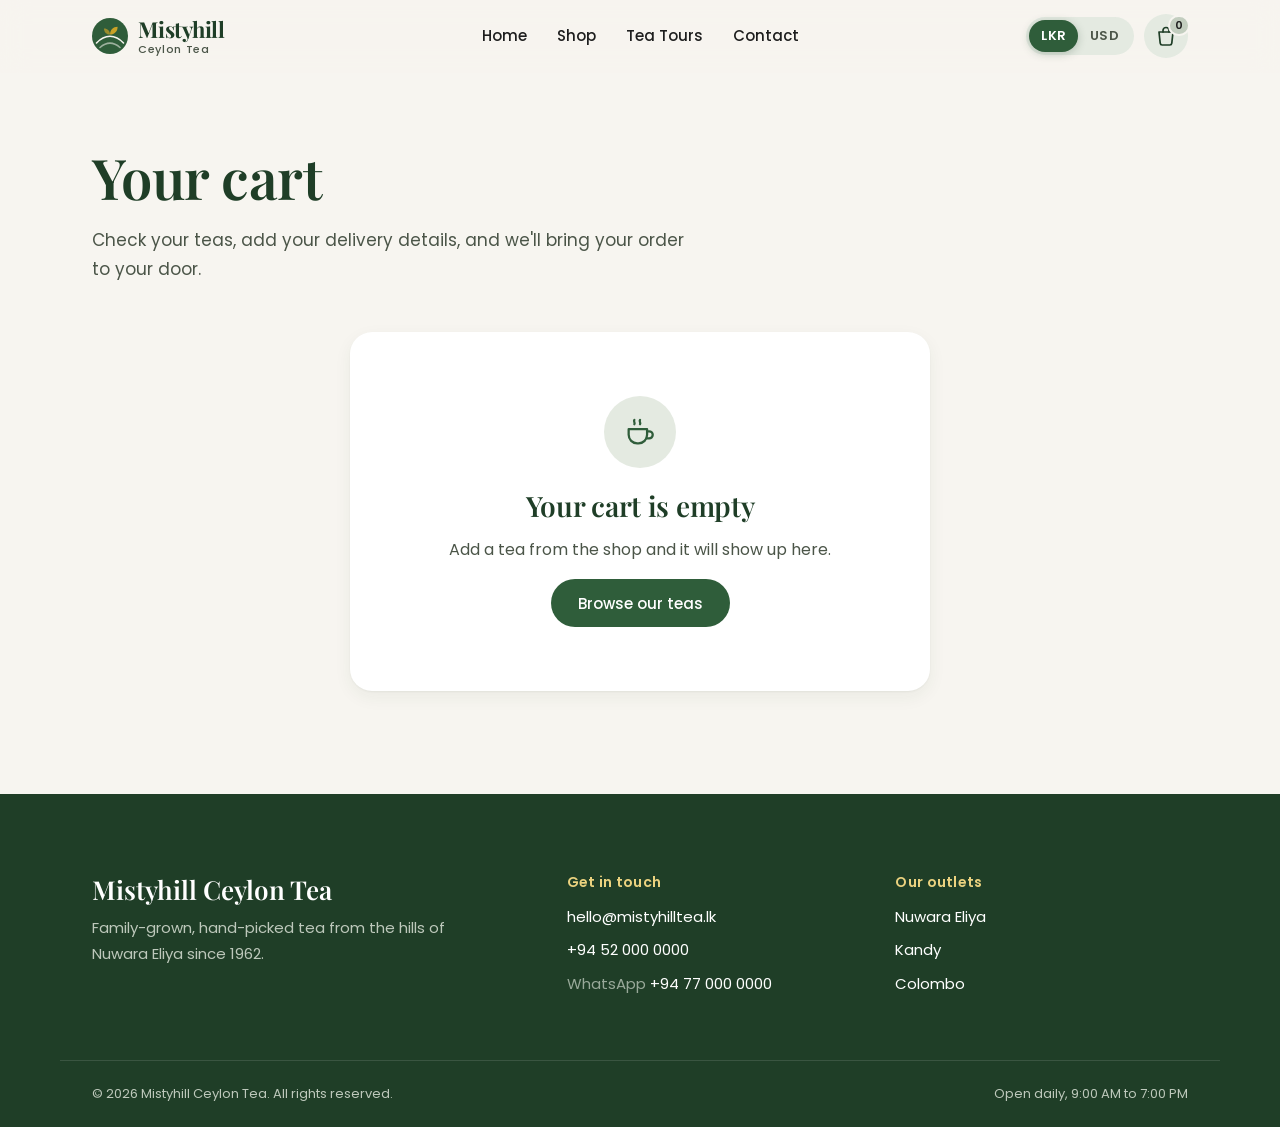
<file: cart.html>
<!DOCTYPE html>
<html lang="en">
<head>
  <meta charset="UTF-8">
  <meta name="viewport" content="width=device-width, initial-scale=1">
  <title>Your cart | Mistyhill Ceylon Tea</title>
  <meta name="description" content="Review your Mistyhill Ceylon Tea order and check out.">
  <meta name="theme-color" content="#2F5D3A">
  <link rel="preconnect" href="https://fonts.googleapis.com">
  <link rel="preconnect" href="https://fonts.gstatic.com" crossorigin>
  <link href="https://fonts.googleapis.com/css2?family=Playfair+Display:ital,wght@0,500;0,600;0,700;1,500&family=Poppins:wght@400;500;600&display=swap" rel="stylesheet">
  <link rel="stylesheet" href="css/styles.css">
  <script src="js/script.js" defer></script>
</head>
<body>
  <a class="skip-link" href="#main">Skip to content</a>

  <header class="site-header">
    <div class="container header-inner">
      <a class="logo" href="index.html" aria-label="Mistyhill Ceylon Tea, home">
        <svg class="logo-mark" viewBox="0 0 36 36" aria-hidden="true">
          <circle cx="18" cy="18" r="18" fill="#2F5D3A"/>
          <path d="M4.5 25c4.2-4.6 8.4-6.8 13.5-6.8S27.3 20.4 31.5 25" fill="none" stroke="#F7F5F0" stroke-width="1.6" stroke-linecap="round"/>
          <path d="M8 29.5c3.4-3 6.6-4.4 10-4.4s6.6 1.4 10 4.4" fill="none" stroke="#F7F5F0" stroke-width="1.6" stroke-linecap="round" opacity=".55"/>
          <path d="M18 16.5c0-4.6 3-7.8 7.6-7.8 0 4.6-3 7.8-7.6 7.8Z" fill="#C9A227"/>
          <path d="M18 16.5c0-3.6-2.4-6.1-6-6.1 0 3.6 2.4 6.1 6 6.1Z" fill="#C9A227" opacity=".7"/>
        </svg>
        <span class="logo-text">
          <span class="logo-name">Mistyhill</span>
          <span class="logo-sub">Ceylon Tea</span>
        </span>
      </a>

      <nav class="main-nav" id="main-nav" aria-label="Main">
        <ul>
          <li><a href="index.html">Home</a></li>
          <li><a href="shop.html">Shop</a></li>
          <li><a href="tours.html">Tea Tours</a></li>
          <li><a href="contact.html">Contact</a></li>
        </ul>
      </nav>

      <div class="header-actions">
        <div class="currency-toggle" role="group" aria-label="Currency">
          <button type="button" data-currency="LKR" aria-pressed="true">LKR</button>
          <button type="button" data-currency="USD" aria-pressed="false">USD</button>
        </div>
        <a class="cart-link" href="cart.html" data-cart-link aria-current="page" aria-label="Cart, 0 items">
          <svg viewBox="0 0 24 24" fill="none" stroke="currentColor" stroke-width="1.7" stroke-linecap="round" stroke-linejoin="round" aria-hidden="true"><path d="M5 8h14l-1.2 11.2a2 2 0 0 1-2 1.8H8.2a2 2 0 0 1-2-1.8L5 8Z"/><path d="M9 8V6.5a3 3 0 0 1 6 0V8"/></svg>
          <span class="cart-count is-empty" data-cart-count aria-hidden="true">0</span>
        </a>
        <button class="nav-toggle" type="button" aria-controls="main-nav" aria-expanded="false" aria-label="Open menu">
          <span class="nav-toggle__bars" aria-hidden="true"><span></span><span></span><span></span></span>
        </button>
      </div>
    </div>
  </header>

  <main id="main" class="cart-page" data-cart-page>
    <section class="page-head" aria-labelledby="page-title">
      <div class="container">
        <h1 class="page-title" id="page-title">Your cart</h1>
        <p class="page-intro">Check your teas, add your delivery details, and we'll bring your order to your door.</p>
      </div>
    </section>

    <div class="container">
      <!-- Cart with items -->
      <div class="cart-layout" data-cart-layout hidden>
        <div class="cart-main">
          <section class="panel" aria-labelledby="cart-items-title">
            <h2 class="panel__title" id="cart-items-title" tabindex="-1" data-cart-heading>Teas in your cart</h2>
            <ul class="cart-list" data-cart-list></ul>
          </section>

          <form class="panel" id="checkout-form" novalidate aria-labelledby="checkout-title">
            <h2 class="panel__title" id="checkout-title">Delivery details</h2>
            <p class="panel__intro">Every field is required.</p>

            <div class="form-grid form-grid--2">
              <div class="field field--full">
                <label for="co-name">Full name</label>
                <input class="input" id="co-name" name="fullName" type="text" autocomplete="name" required>
              </div>
              <div class="field">
                <label for="co-email">Email</label>
                <input class="input" id="co-email" name="email" type="email" autocomplete="email" inputmode="email" required>
              </div>
              <div class="field">
                <label for="co-phone">Phone</label>
                <input class="input" id="co-phone" name="phone" type="tel" autocomplete="tel" placeholder="+94 77 123 4567" required>
              </div>
              <div class="field field--full">
                <label for="co-country">Country</label>
                <select class="input" id="co-country" name="country" required>
                  <option value="">Choose a country</option>
                  <option value="sri-lanka">Sri Lanka</option>
                  <option value="other">Other country</option>
                </select>
              </div>
              <div class="field field--full">
                <label for="co-address">Delivery address</label>
                <textarea class="input" id="co-address" name="address" rows="3" autocomplete="street-address" required></textarea>
              </div>
            </div>

            <fieldset class="field field--group payment-group">
              <legend>Payment method</legend>
              <div class="choice-list">
                <label class="choice">
                  <input type="radio" name="payment" value="cod" checked>
                  <span>
                    <span class="choice__title">Cash on delivery (Sri Lanka only)</span>
                    <span class="choice__hint">Pay in cash when your tea arrives.</span>
                  </span>
                </label>
                <label class="choice">
                  <input type="radio" name="payment" value="card" disabled>
                  <span>
                    <span class="choice__title">Card (coming soon)</span>
                    <span class="choice__hint">Online card payment isn't available yet.</span>
                  </span>
                </label>
              </div>
              <p class="field-note" data-payment-note hidden>
                Cash on delivery is for Sri Lanka only, and card payment is coming soon. To order from abroad,
                <a href="contact.html?inquiry=export#contact-form">send us an export inquiry</a>.
              </p>
            </fieldset>
          </form>
        </div>

        <aside class="panel order-summary" data-cart-summary aria-labelledby="summary-title">
          <h2 class="panel__title" id="summary-title">Order summary</h2>
          <dl class="summary-lines">
            <div>
              <dt data-subtotal-label>Subtotal</dt>
              <dd data-subtotal></dd>
            </div>
            <div>
              <dt data-delivery-label>Delivery in Sri Lanka</dt>
              <dd data-delivery></dd>
            </div>
            <div class="summary-total">
              <dt>Total</dt>
              <dd data-total></dd>
            </div>
          </dl>
          <p class="summary-note" data-delivery-note></p>
          <button class="btn btn--primary btn--block" type="submit" form="checkout-form">Place order</button>
          <p class="form-error" data-form-error role="alert"></p>
          <p class="summary-secure">You pay nothing now. We'll call to confirm before delivery.</p>
        </aside>
      </div>

      <!-- Empty cart -->
      <section class="panel state-card" data-cart-empty hidden aria-labelledby="empty-title">
        <div class="state-card__icon" aria-hidden="true">
          <svg viewBox="0 0 24 24" fill="none" stroke="currentColor" stroke-width="1.6" stroke-linecap="round" stroke-linejoin="round"><path d="M4 10h13v4a6 6 0 0 1-6 6h-1a6 6 0 0 1-6-6v-4Z"/><path d="M17 11.5h1.5a2.5 2.5 0 0 1 0 5H16.5"/><path d="M8 3.5c-.8 1 .8 2 0 3M12 3.5c-.8 1 .8 2 0 3"/></svg>
        </div>
        <h2 id="empty-title">Your cart is empty</h2>
        <p>Add a tea from the shop and it will show up here.</p>
        <a class="btn btn--primary" href="shop.html">Browse our teas</a>
      </section>

      <!-- Order placed -->
      <section class="panel state-card" data-order-confirmation hidden tabindex="-1" aria-labelledby="confirm-title">
        <div class="state-card__icon" aria-hidden="true">
          <svg viewBox="0 0 24 24" fill="none" stroke="currentColor" stroke-width="2" stroke-linecap="round" stroke-linejoin="round"><path d="m5 12.5 4.5 4.5L19 7.5"/></svg>
        </div>
        <h2 id="confirm-title">Thank you, <span data-order-name></span>. Your order is placed.</h2>
        <p>Your order number is</p>
        <p class="order-number" data-order-number></p>
        <p>We'll call you on <strong data-order-phone></strong> to confirm your delivery. You'll pay in cash when your tea arrives.</p>
        <a class="btn btn--primary" href="shop.html">Continue shopping</a>
      </section>

      <noscript><p class="noscript-note">Turn on JavaScript to see your cart and check out.</p></noscript>
    </div>
  </main>

  <footer class="site-footer">
    <div class="container footer-grid">
      <div>
        <p class="footer-logo">Mistyhill Ceylon Tea</p>
        <p class="footer-tagline">Family-grown, hand-picked tea from the hills of Nuwara Eliya since 1962.</p>
      </div>
      <div>
        <h2 class="footer-heading">Get in touch</h2>
        <ul class="footer-list">
          <li><a href="mailto:hello@mistyhilltea.lk">hello@mistyhilltea.lk</a></li>
          <li><a href="tel:+94520000000">+94 52 000 0000</a></li>
          <li><span class="footer-list__label">WhatsApp</span> <a href="https://wa.me/94770000000">+94 77 000 0000</a></li>
        </ul>
      </div>
      <div>
        <h2 class="footer-heading">Our outlets</h2>
        <ul class="footer-list">
          <li><a href="contact.html#outlets">Nuwara Eliya</a></li>
          <li><a href="contact.html#outlets">Kandy</a></li>
          <li><a href="contact.html#outlets">Colombo</a></li>
        </ul>
      </div>
    </div>
    <div class="container footer-bottom">
      <p>&copy; <span data-year>2026</span> Mistyhill Ceylon Tea. All rights reserved.</p>
      <p>Open daily, 9:00 AM to 7:00 PM</p>
    </div>
  </footer>
</body>
</html>
</file>
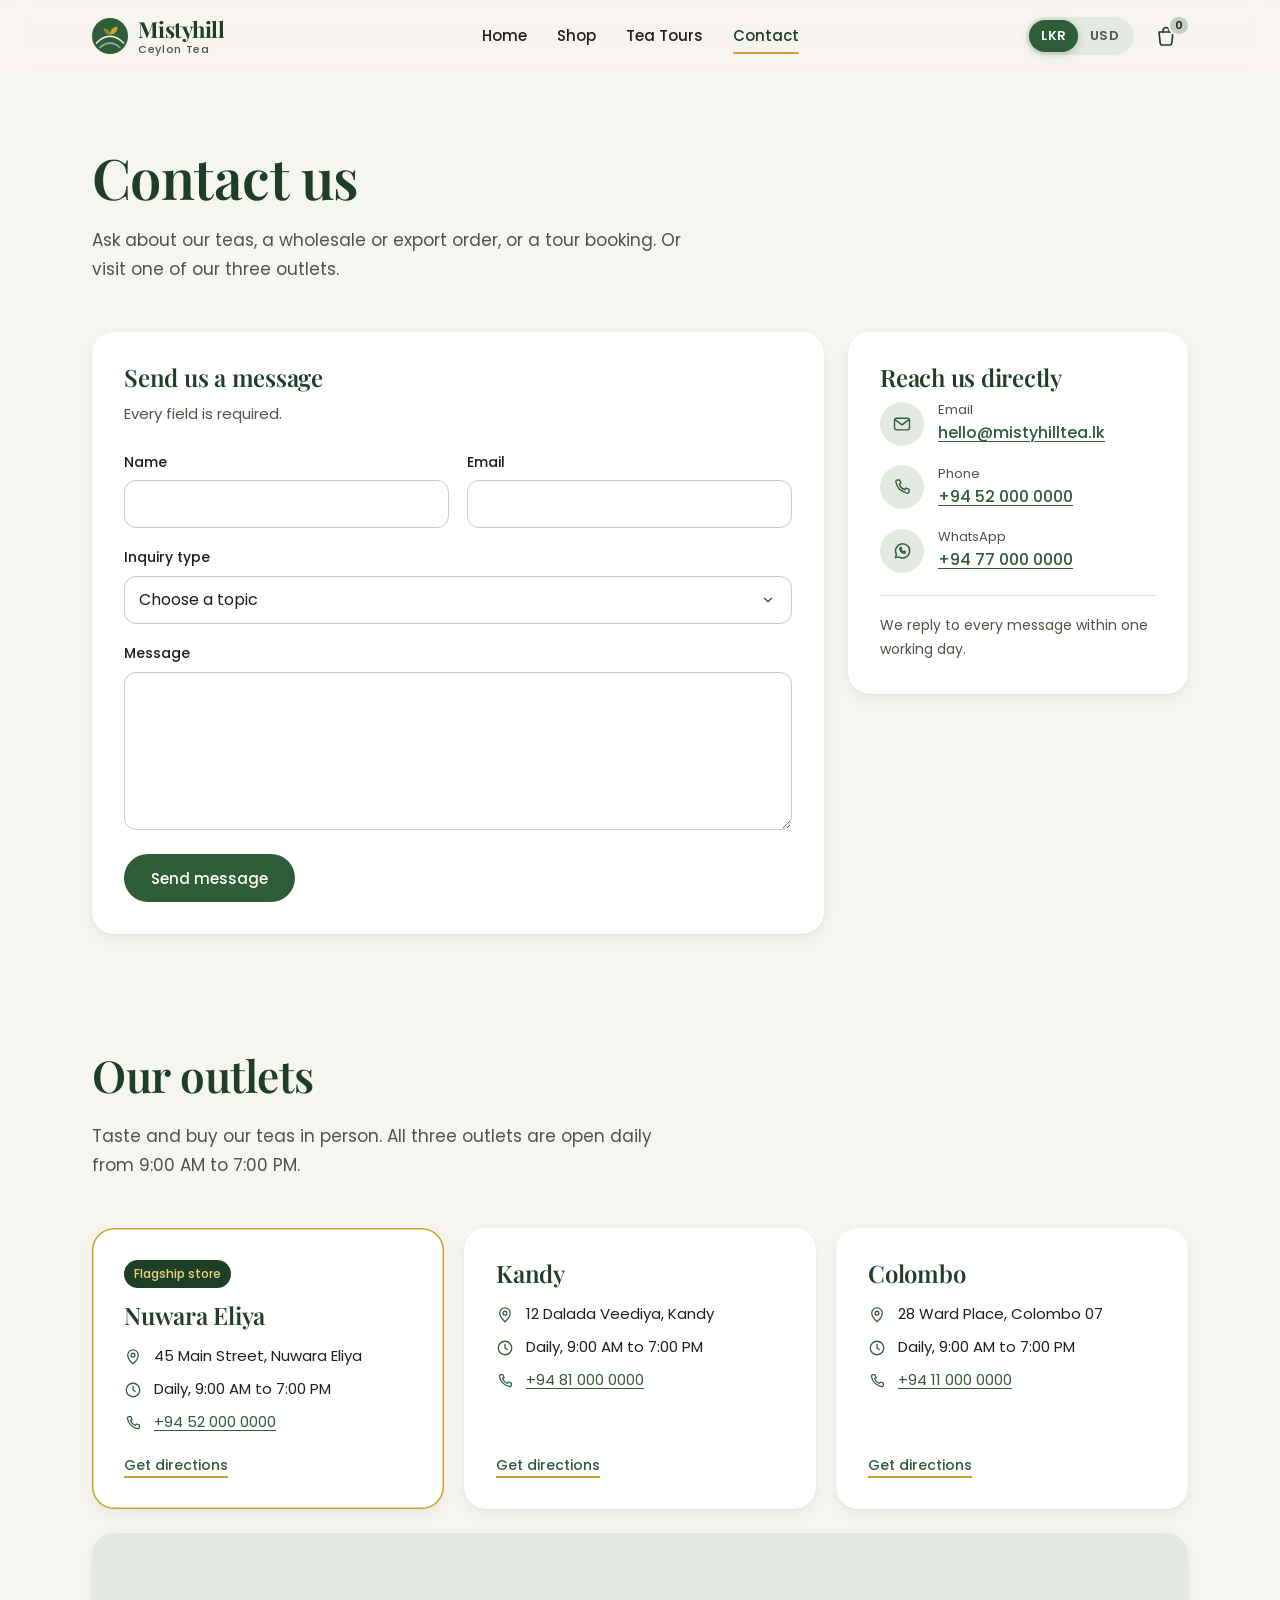
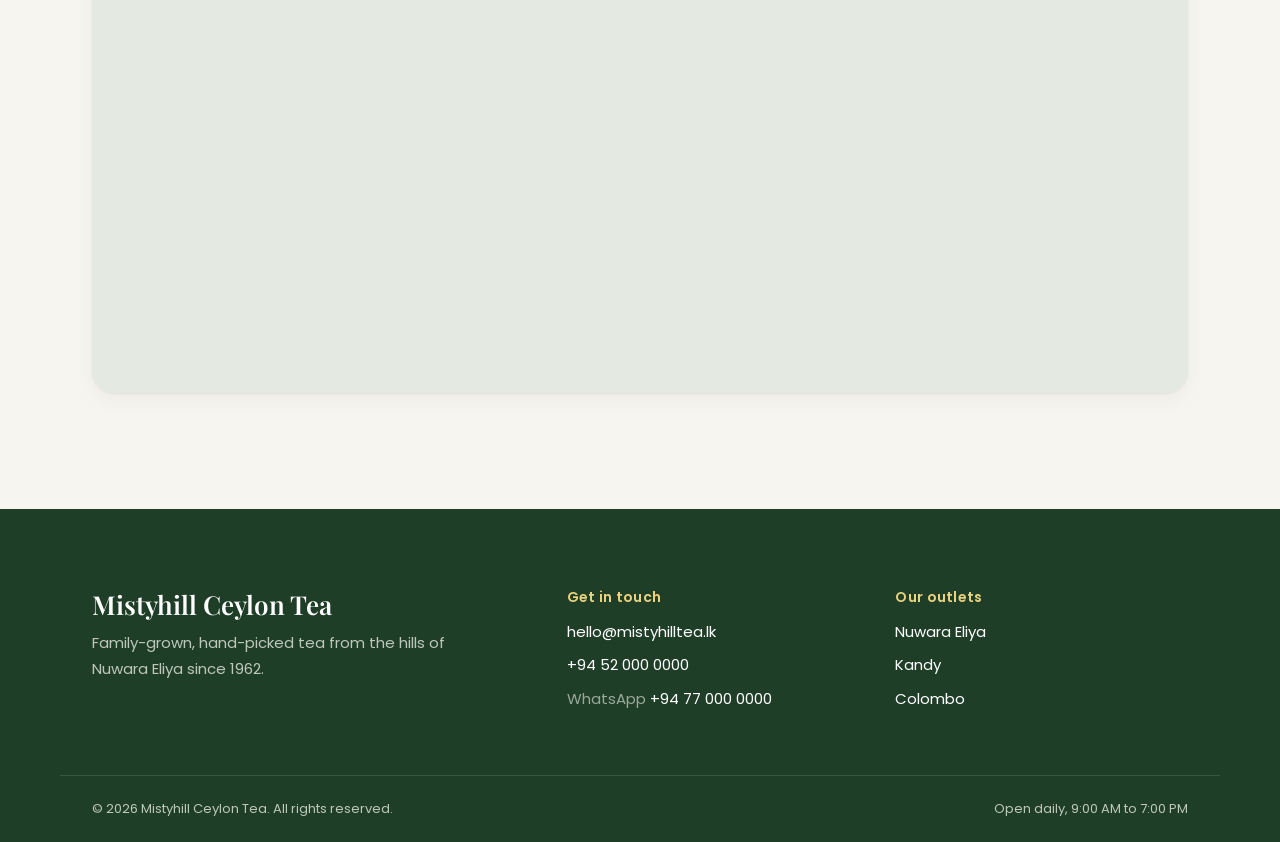
<file: contact.html>
<!DOCTYPE html>
<html lang="en">
<head>
  <meta charset="UTF-8">
  <meta name="viewport" content="width=device-width, initial-scale=1">
  <title>Contact &amp; outlets | Mistyhill Ceylon Tea</title>
  <meta name="description" content="Contact Mistyhill Ceylon Tea about orders, wholesale, export or tea tours, and find our outlets in Nuwara Eliya, Kandy and Colombo.">
  <meta name="theme-color" content="#2F5D3A">
  <link rel="preconnect" href="https://fonts.googleapis.com">
  <link rel="preconnect" href="https://fonts.gstatic.com" crossorigin>
  <link href="https://fonts.googleapis.com/css2?family=Playfair+Display:ital,wght@0,500;0,600;0,700;1,500&family=Poppins:wght@400;500;600&display=swap" rel="stylesheet">
  <link rel="stylesheet" href="css/styles.css">
  <script src="js/script.js" defer></script>
</head>
<body>
  <a class="skip-link" href="#main">Skip to content</a>

  <header class="site-header">
    <div class="container header-inner">
      <a class="logo" href="index.html" aria-label="Mistyhill Ceylon Tea, home">
        <svg class="logo-mark" viewBox="0 0 36 36" aria-hidden="true">
          <circle cx="18" cy="18" r="18" fill="#2F5D3A"/>
          <path d="M4.5 25c4.2-4.6 8.4-6.8 13.5-6.8S27.3 20.4 31.5 25" fill="none" stroke="#F7F5F0" stroke-width="1.6" stroke-linecap="round"/>
          <path d="M8 29.5c3.4-3 6.6-4.4 10-4.4s6.6 1.4 10 4.4" fill="none" stroke="#F7F5F0" stroke-width="1.6" stroke-linecap="round" opacity=".55"/>
          <path d="M18 16.5c0-4.6 3-7.8 7.6-7.8 0 4.6-3 7.8-7.6 7.8Z" fill="#C9A227"/>
          <path d="M18 16.5c0-3.6-2.4-6.1-6-6.1 0 3.6 2.4 6.1 6 6.1Z" fill="#C9A227" opacity=".7"/>
        </svg>
        <span class="logo-text">
          <span class="logo-name">Mistyhill</span>
          <span class="logo-sub">Ceylon Tea</span>
        </span>
      </a>

      <nav class="main-nav" id="main-nav" aria-label="Main">
        <ul>
          <li><a href="index.html">Home</a></li>
          <li><a href="shop.html">Shop</a></li>
          <li><a href="tours.html">Tea Tours</a></li>
          <li><a href="contact.html" aria-current="page">Contact</a></li>
        </ul>
      </nav>

      <div class="header-actions">
        <div class="currency-toggle" role="group" aria-label="Currency">
          <button type="button" data-currency="LKR" aria-pressed="true">LKR</button>
          <button type="button" data-currency="USD" aria-pressed="false">USD</button>
        </div>
        <a class="cart-link" href="cart.html" data-cart-link aria-label="Cart, 0 items">
          <svg viewBox="0 0 24 24" fill="none" stroke="currentColor" stroke-width="1.7" stroke-linecap="round" stroke-linejoin="round" aria-hidden="true"><path d="M5 8h14l-1.2 11.2a2 2 0 0 1-2 1.8H8.2a2 2 0 0 1-2-1.8L5 8Z"/><path d="M9 8V6.5a3 3 0 0 1 6 0V8"/></svg>
          <span class="cart-count is-empty" data-cart-count aria-hidden="true">0</span>
        </a>
        <button class="nav-toggle" type="button" aria-controls="main-nav" aria-expanded="false" aria-label="Open menu">
          <span class="nav-toggle__bars" aria-hidden="true"><span></span><span></span><span></span></span>
        </button>
      </div>
    </div>
  </header>

  <main id="main">
    <section class="page-head" aria-labelledby="page-title">
      <div class="container">
        <h1 class="page-title" id="page-title">Contact us</h1>
        <p class="page-intro">Ask about our teas, a wholesale or export order, or a tour booking. Or visit one of our three outlets.</p>
      </div>
    </section>

    <div class="container contact-layout">
      <form class="panel" id="contact-form" novalidate aria-labelledby="form-title">
        <h2 class="panel__title" id="form-title">Send us a message</h2>
        <p class="panel__intro">Every field is required.</p>

        <div class="form-grid form-grid--2">
          <div class="field">
            <label for="contact-name">Name</label>
            <input class="input" id="contact-name" name="name" type="text" autocomplete="name" required>
          </div>
          <div class="field">
            <label for="contact-email">Email</label>
            <input class="input" id="contact-email" name="email" type="email" autocomplete="email" inputmode="email" required>
          </div>
          <div class="field field--full">
            <label for="contact-inquiry">Inquiry type</label>
            <select class="input" id="contact-inquiry" name="inquiry" required>
              <option value="">Choose a topic</option>
              <option value="general">General</option>
              <option value="wholesale">Wholesale Quote</option>
              <option value="export">Export Inquiry</option>
              <option value="tour">Tea Tour</option>
            </select>
          </div>
          <div class="field field--full">
            <label for="contact-message">Message</label>
            <textarea class="input" id="contact-message" name="message" rows="6" required></textarea>
          </div>
        </div>

        <div class="form-actions">
          <button class="btn btn--primary" type="submit">Send message</button>
        </div>

        <div class="form-success" data-form-success role="status" tabindex="-1" hidden>
          <svg viewBox="0 0 24 24" fill="none" stroke="currentColor" stroke-width="2" stroke-linecap="round" stroke-linejoin="round" aria-hidden="true"><circle cx="12" cy="12" r="10"/><path d="m8 12.5 2.5 2.5L16 9.5"/></svg>
          <p></p>
        </div>
      </form>

      <aside class="panel" aria-labelledby="direct-title">
        <h2 class="panel__title" id="direct-title">Reach us directly</h2>
        <ul class="contact-list">
          <li>
            <span class="contact-list__icon" aria-hidden="true">
              <svg viewBox="0 0 24 24" fill="none" stroke="currentColor" stroke-width="1.7" stroke-linecap="round" stroke-linejoin="round"><rect x="3" y="5" width="18" height="14" rx="2.5"/><path d="m4 7 8 6 8-6"/></svg>
            </span>
            <span>
              <span class="contact-list__label">Email</span>
              <a href="mailto:hello@mistyhilltea.lk">hello@mistyhilltea.lk</a>
            </span>
          </li>
          <li>
            <span class="contact-list__icon" aria-hidden="true">
              <svg viewBox="0 0 24 24" fill="none" stroke="currentColor" stroke-width="1.7" stroke-linecap="round" stroke-linejoin="round"><path d="M6.6 3.5h2.6l1.5 4-2 1.3a11 11 0 0 0 6.5 6.5l1.3-2 4 1.5v2.6a2 2 0 0 1-2.2 2A16.5 16.5 0 0 1 4.6 5.7a2 2 0 0 1 2-2.2Z"/></svg>
            </span>
            <span>
              <span class="contact-list__label">Phone</span>
              <a href="tel:+94520000000">+94 52 000 0000</a>
            </span>
          </li>
          <li>
            <span class="contact-list__icon" aria-hidden="true">
              <svg viewBox="0 0 24 24" fill="none" stroke="currentColor" stroke-width="1.7" stroke-linecap="round" stroke-linejoin="round"><path d="M4 20l1.3-3.9A8.5 8.5 0 1 1 8 19Z"/><path d="M9.2 8.8c0 3 2.6 5.8 5.8 6l1.2-1.6-2-1-1 .9a4.6 4.6 0 0 1-2.4-2.4l.9-1-1-2Z"/></svg>
            </span>
            <span>
              <span class="contact-list__label">WhatsApp</span>
              <a href="https://wa.me/94770000000">+94 77 000 0000</a>
            </span>
          </li>
        </ul>
        <p class="contact-direct__note">We reply to every message within one working day.</p>
      </aside>
    </div>

    <section class="section" id="outlets" aria-labelledby="outlets-title">
      <div class="container">
        <div class="section-head">
          <h2 class="section-title" id="outlets-title">Our outlets</h2>
          <p class="section-intro">Taste and buy our teas in person. All three outlets are open daily from 9:00&nbsp;AM to 7:00&nbsp;PM.</p>
        </div>

        <ul class="outlet-grid">
          <li class="panel outlet-card outlet-card--flagship">
            <span class="outlet-card__badge">Flagship store</span>
            <h3>Nuwara Eliya</h3>
            <dl>
              <div>
                <dt><svg viewBox="0 0 24 24" fill="none" stroke="currentColor" stroke-width="1.7" stroke-linecap="round" stroke-linejoin="round" aria-hidden="true"><path d="M12 21s-7-6.2-7-11.5a7 7 0 0 1 14 0C19 14.8 12 21 12 21Z"/><circle cx="12" cy="9.5" r="2.5"/></svg><span class="visually-hidden">Address</span></dt>
                <dd>45 Main Street, Nuwara Eliya</dd>
              </div>
              <div>
                <dt><svg viewBox="0 0 24 24" fill="none" stroke="currentColor" stroke-width="1.7" stroke-linecap="round" stroke-linejoin="round" aria-hidden="true"><circle cx="12" cy="12" r="9"/><path d="M12 7v5l3 2"/></svg><span class="visually-hidden">Hours</span></dt>
                <dd>Daily, 9:00&nbsp;AM to 7:00&nbsp;PM</dd>
              </div>
              <div>
                <dt><svg viewBox="0 0 24 24" fill="none" stroke="currentColor" stroke-width="1.7" stroke-linecap="round" stroke-linejoin="round" aria-hidden="true"><path d="M6.6 3.5h2.6l1.5 4-2 1.3a11 11 0 0 0 6.5 6.5l1.3-2 4 1.5v2.6a2 2 0 0 1-2.2 2A16.5 16.5 0 0 1 4.6 5.7a2 2 0 0 1 2-2.2Z"/></svg><span class="visually-hidden">Phone</span></dt>
                <dd><a href="tel:+94520000000">+94 52 000 0000</a></dd>
              </div>
            </dl>
            <a class="text-link" href="https://www.google.com/maps/search/?api=1&amp;query=45+Main+Street+Nuwara+Eliya+Sri+Lanka" target="_blank" rel="noopener">Get directions<span class="visually-hidden"> to our Nuwara Eliya outlet (opens in a new tab)</span></a>
          </li>

          <li class="panel outlet-card">
            <h3>Kandy</h3>
            <dl>
              <div>
                <dt><svg viewBox="0 0 24 24" fill="none" stroke="currentColor" stroke-width="1.7" stroke-linecap="round" stroke-linejoin="round" aria-hidden="true"><path d="M12 21s-7-6.2-7-11.5a7 7 0 0 1 14 0C19 14.8 12 21 12 21Z"/><circle cx="12" cy="9.5" r="2.5"/></svg><span class="visually-hidden">Address</span></dt>
                <dd>12 Dalada Veediya, Kandy</dd>
              </div>
              <div>
                <dt><svg viewBox="0 0 24 24" fill="none" stroke="currentColor" stroke-width="1.7" stroke-linecap="round" stroke-linejoin="round" aria-hidden="true"><circle cx="12" cy="12" r="9"/><path d="M12 7v5l3 2"/></svg><span class="visually-hidden">Hours</span></dt>
                <dd>Daily, 9:00&nbsp;AM to 7:00&nbsp;PM</dd>
              </div>
              <div>
                <dt><svg viewBox="0 0 24 24" fill="none" stroke="currentColor" stroke-width="1.7" stroke-linecap="round" stroke-linejoin="round" aria-hidden="true"><path d="M6.6 3.5h2.6l1.5 4-2 1.3a11 11 0 0 0 6.5 6.5l1.3-2 4 1.5v2.6a2 2 0 0 1-2.2 2A16.5 16.5 0 0 1 4.6 5.7a2 2 0 0 1 2-2.2Z"/></svg><span class="visually-hidden">Phone</span></dt>
                <dd><a href="tel:+94810000000">+94 81 000 0000</a></dd>
              </div>
            </dl>
            <a class="text-link" href="https://www.google.com/maps/search/?api=1&amp;query=12+Dalada+Veediya+Kandy+Sri+Lanka" target="_blank" rel="noopener">Get directions<span class="visually-hidden"> to our Kandy outlet (opens in a new tab)</span></a>
          </li>

          <li class="panel outlet-card">
            <h3>Colombo</h3>
            <dl>
              <div>
                <dt><svg viewBox="0 0 24 24" fill="none" stroke="currentColor" stroke-width="1.7" stroke-linecap="round" stroke-linejoin="round" aria-hidden="true"><path d="M12 21s-7-6.2-7-11.5a7 7 0 0 1 14 0C19 14.8 12 21 12 21Z"/><circle cx="12" cy="9.5" r="2.5"/></svg><span class="visually-hidden">Address</span></dt>
                <dd>28 Ward Place, Colombo 07</dd>
              </div>
              <div>
                <dt><svg viewBox="0 0 24 24" fill="none" stroke="currentColor" stroke-width="1.7" stroke-linecap="round" stroke-linejoin="round" aria-hidden="true"><circle cx="12" cy="12" r="9"/><path d="M12 7v5l3 2"/></svg><span class="visually-hidden">Hours</span></dt>
                <dd>Daily, 9:00&nbsp;AM to 7:00&nbsp;PM</dd>
              </div>
              <div>
                <dt><svg viewBox="0 0 24 24" fill="none" stroke="currentColor" stroke-width="1.7" stroke-linecap="round" stroke-linejoin="round" aria-hidden="true"><path d="M6.6 3.5h2.6l1.5 4-2 1.3a11 11 0 0 0 6.5 6.5l1.3-2 4 1.5v2.6a2 2 0 0 1-2.2 2A16.5 16.5 0 0 1 4.6 5.7a2 2 0 0 1 2-2.2Z"/></svg><span class="visually-hidden">Phone</span></dt>
                <dd><a href="tel:+94110000000">+94 11 000 0000</a></dd>
              </div>
            </dl>
            <a class="text-link" href="https://www.google.com/maps/search/?api=1&amp;query=28+Ward+Place+Colombo+07+Sri+Lanka" target="_blank" rel="noopener">Get directions<span class="visually-hidden"> to our Colombo outlet (opens in a new tab)</span></a>
          </li>
        </ul>

        <div class="map-frame">
          <iframe src="https://www.google.com/maps?q=Nuwara+Eliya,+Sri+Lanka&amp;z=13&amp;output=embed"
                  title="Map of Nuwara Eliya, home of our estate and flagship store"
                  loading="lazy" referrerpolicy="no-referrer-when-downgrade" allowfullscreen></iframe>
        </div>
      </div>
    </section>
  </main>

  <footer class="site-footer">
    <div class="container footer-grid">
      <div>
        <p class="footer-logo">Mistyhill Ceylon Tea</p>
        <p class="footer-tagline">Family-grown, hand-picked tea from the hills of Nuwara Eliya since 1962.</p>
      </div>
      <div>
        <h2 class="footer-heading">Get in touch</h2>
        <ul class="footer-list">
          <li><a href="mailto:hello@mistyhilltea.lk">hello@mistyhilltea.lk</a></li>
          <li><a href="tel:+94520000000">+94 52 000 0000</a></li>
          <li><span class="footer-list__label">WhatsApp</span> <a href="https://wa.me/94770000000">+94 77 000 0000</a></li>
        </ul>
      </div>
      <div>
        <h2 class="footer-heading">Our outlets</h2>
        <ul class="footer-list">
          <li><a href="contact.html#outlets">Nuwara Eliya</a></li>
          <li><a href="contact.html#outlets">Kandy</a></li>
          <li><a href="contact.html#outlets">Colombo</a></li>
        </ul>
      </div>
    </div>
    <div class="container footer-bottom">
      <p>&copy; <span data-year>2026</span> Mistyhill Ceylon Tea. All rights reserved.</p>
      <p>Open daily, 9:00 AM to 7:00 PM</p>
    </div>
  </footer>
</body>
</html>
</file>
<file: css/styles.css>
/* ==========================================================================
   Mistyhill Ceylon Tea — shared styles
   Palette: tea green, mist white, gold accent. Playfair Display + Poppins.
   ========================================================================== */

:root {
  /* Colour */
  --green: #2F5D3A;          /* Tea green (brand) */
  --green-deep: #1F3E27;     /* Headings, footer, hover states */
  --mist: #F7F5F0;           /* Mist white (page background) */
  --sage: #E4EAE1;           /* Cool mist surface */
  --sage-soft: #F0F4EE;
  --gold: #C9A227;           /* Gold accent (fills, rules, focus) */
  --gold-light: #EBD27F;     /* Gold for text on dark green */
  --ink: #1E1E1E;            /* Text dark */
  --ink-soft: #4B5548;       /* Secondary text */
  --line: #DCE3D8;
  --line-strong: #C3CEBF;
  --white: #FFFFFF;
  --danger: #A2372A;
  --on-green: #EAF0E6;

  /* Type */
  --font-display: 'Playfair Display', Georgia, 'Times New Roman', serif;
  --font-body: 'Poppins', system-ui, -apple-system, 'Segoe UI', sans-serif;
  --fs-xs: 0.8125rem;
  --fs-sm: 0.875rem;
  --fs-base: 1rem;
  --fs-md: 1.125rem;
  --fs-lg: 1.375rem;
  --fs-xl: 1.75rem;
  --fs-h2: clamp(2rem, 1.55rem + 1.9vw, 2.75rem);
  --fs-h1: clamp(2.25rem, 1.6rem + 2.8vw, 3.5rem);
  --fs-hero: clamp(2.6rem, 1.4rem + 5vw, 5rem);

  /* Shape & depth (shadows tinted green, not grey) */
  --radius-sm: 12px;
  --radius-md: 16px;
  --radius-lg: 22px;
  --radius-xl: 28px;
  --radius-pill: 999px;
  --shadow-sm: 0 1px 2px rgba(31, 62, 39, 0.05), 0 6px 18px rgba(31, 62, 39, 0.06);
  --shadow-md: 0 2px 6px rgba(31, 62, 39, 0.06), 0 18px 40px -8px rgba(31, 62, 39, 0.14);
  --shadow-lg: 0 4px 10px rgba(31, 62, 39, 0.06), 0 28px 56px -12px rgba(31, 62, 39, 0.22);
  --ease: cubic-bezier(0.2, 0.7, 0.2, 1);

  /* Layout */
  --container: 1160px;
  --gutter: clamp(16px, 4vw, 32px);
  --header-h: 72px;
}

@media (max-width: 599px) {
  :root { --header-h: 64px; }
}

/* ---------- Base ---------- */

*,
*::before,
*::after {
  box-sizing: border-box;
}

html {
  -webkit-text-size-adjust: 100%;
  scroll-behavior: smooth;
  scroll-padding-top: calc(var(--header-h) + 16px);
}

body {
  margin: 0;
  font-family: var(--font-body);
  font-size: var(--fs-base);
  line-height: 1.7;
  color: var(--ink);
  background: var(--mist);
  -webkit-font-smoothing: antialiased;
  -moz-osx-font-smoothing: grayscale;
}

img,
svg {
  display: block;
  max-width: 100%;
}

img {
  height: auto;
}

h1,
h2,
h3 {
  margin: 0 0 0.5em;
  font-family: var(--font-display);
  font-weight: 600;
  line-height: 1.15;
  letter-spacing: -0.01em;
  color: var(--green-deep);
  text-wrap: balance;
}

p {
  margin: 0 0 1em;
  text-wrap: pretty;
}

a {
  color: var(--green);
  text-decoration-thickness: 1px;
  text-underline-offset: 3px;
  transition: color 0.2s;
}

a:hover {
  color: var(--green-deep);
}

button,
input,
select,
textarea {
  font: inherit;
  color: inherit;
}

:focus-visible {
  outline: 3px solid var(--gold);
  outline-offset: 3px;
  border-radius: 4px;
}

[hidden] {
  display: none !important;
}

.visually-hidden {
  position: absolute !important;
  width: 1px;
  height: 1px;
  padding: 0;
  margin: -1px;
  overflow: hidden;
  clip: rect(0 0 0 0);
  white-space: nowrap;
  border: 0;
}

.container {
  width: 100%;
  max-width: var(--container);
  margin-inline: auto;
  padding-inline: var(--gutter);
}

.skip-link {
  position: absolute;
  top: -60px;
  left: 16px;
  z-index: 200;
  padding: 10px 18px;
  border-radius: var(--radius-pill);
  background: var(--green-deep);
  color: var(--white);
  font-weight: 500;
  text-decoration: none;
  transition: top 0.2s;
}

.skip-link:focus {
  top: 12px;
  color: var(--white);
}

/* ---------- Buttons & links ---------- */

.btn {
  display: inline-flex;
  align-items: center;
  justify-content: center;
  gap: 8px;
  min-height: 48px;
  padding: 0 26px;
  border: 1.5px solid transparent;
  border-radius: var(--radius-pill);
  font-size: 0.9375rem;
  font-weight: 500;
  line-height: 1;
  text-decoration: none;
  white-space: nowrap;
  cursor: pointer;
  transition: background-color 0.25s, color 0.25s, border-color 0.25s,
    transform 0.25s var(--ease), box-shadow 0.25s var(--ease);
}

.btn:hover {
  transform: translateY(-2px);
}

.btn:active {
  transform: translateY(0);
}

.btn--primary {
  background: var(--green);
  color: var(--white);
}

.btn--primary:hover {
  background: var(--green-deep);
  color: var(--white);
  box-shadow: 0 12px 24px -10px rgba(31, 62, 39, 0.6);
}

.btn--outline {
  border-color: var(--green);
  background: rgba(247, 245, 240, 0.6);
  color: var(--green-deep);
}

.btn--outline:hover {
  background: var(--green);
  color: var(--white);
}

.btn--gold {
  background: var(--gold);
  color: var(--ink);
}

.btn--gold:hover {
  background: #D8B33F;
  color: var(--ink);
  box-shadow: 0 12px 24px -10px rgba(0, 0, 0, 0.45);
}

.btn--small {
  min-height: 40px;
  padding: 0 18px;
  font-size: var(--fs-sm);
}

.btn--block {
  width: 100%;
}

.text-link {
  font-weight: 500;
  color: var(--green);
  text-decoration: underline;
  text-decoration-color: var(--gold);
  text-decoration-thickness: 2px;
  text-underline-offset: 6px;
  transition: color 0.2s, text-underline-offset 0.2s;
}

.text-link:hover {
  color: var(--green-deep);
  text-underline-offset: 4px;
}

/* ---------- Header ---------- */

.site-header {
  position: sticky;
  top: 0;
  z-index: 50;
  background: rgba(247, 245, 240, 0.82);
  -webkit-backdrop-filter: saturate(1.4) blur(14px);
  backdrop-filter: saturate(1.4) blur(14px);
  border-bottom: 1px solid transparent;
  transition: border-color 0.3s, box-shadow 0.3s, background-color 0.3s;
}

.site-header.is-scrolled {
  background: rgba(247, 245, 240, 0.94);
  border-bottom-color: var(--line);
  box-shadow: 0 8px 24px -12px rgba(31, 62, 39, 0.14);
}

.header-inner {
  position: relative;
  display: flex;
  align-items: center;
  gap: 16px;
  height: var(--header-h);
}

.logo {
  display: inline-flex;
  flex: 1;
  align-items: center;
  gap: 10px;
  min-width: 0;
  color: var(--green-deep);
  text-decoration: none;
}

.logo:hover {
  color: var(--green-deep);
}

.logo-mark {
  flex: none;
  width: 36px;
  height: 36px;
}

.logo-text {
  display: flex;
  flex-direction: column;
  line-height: 1;
}

.logo-name {
  font-family: var(--font-display);
  font-size: 1.375rem;
  font-weight: 700;
  letter-spacing: -0.01em;
}

.logo-sub {
  margin-top: 4px;
  font-size: 0.6875rem;
  font-weight: 500;
  letter-spacing: 0.06em;
  color: var(--ink-soft);
}

.main-nav ul {
  display: flex;
  gap: 2px;
  margin: 0;
  padding: 0;
  list-style: none;
}

.main-nav a {
  position: relative;
  display: block;
  padding: 8px 14px;
  border-radius: var(--radius-pill);
  font-size: 0.9375rem;
  font-weight: 500;
  color: var(--ink);
  text-decoration: none;
  transition: background-color 0.2s, color 0.2s;
}

.main-nav a:hover {
  background: var(--sage);
  color: var(--green-deep);
}

.main-nav a[aria-current="page"] {
  color: var(--green-deep);
}

.main-nav a[aria-current="page"]::after {
  content: "";
  position: absolute;
  right: 14px;
  bottom: 3px;
  left: 14px;
  height: 2px;
  border-radius: 2px;
  background: var(--gold);
}

.header-actions {
  display: flex;
  flex: 1;
  align-items: center;
  justify-content: flex-end;
  gap: 10px;
}

.currency-toggle {
  display: inline-flex;
  padding: 3px;
  border-radius: var(--radius-pill);
  background: var(--sage);
}

.currency-toggle button {
  min-height: 32px;
  padding: 0 12px;
  border: 0;
  border-radius: var(--radius-pill);
  background: transparent;
  font-size: var(--fs-xs);
  font-weight: 600;
  letter-spacing: 0.02em;
  color: var(--ink-soft);
  cursor: pointer;
  transition: background-color 0.25s, color 0.25s, box-shadow 0.25s;
}

.currency-toggle button:hover {
  color: var(--green-deep);
}

.currency-toggle button[aria-pressed="true"] {
  background: var(--green);
  color: var(--white);
  box-shadow: 0 2px 8px rgba(31, 62, 39, 0.25);
}

.cart-link {
  position: relative;
  display: grid;
  place-items: center;
  width: 44px;
  height: 44px;
  border-radius: 50%;
  color: var(--green-deep);
  transition: background-color 0.2s;
}

.cart-link:hover {
  background: var(--sage);
  color: var(--green-deep);
}

.cart-link[aria-current="page"] {
  background: var(--sage);
}

.cart-link svg {
  width: 24px;
  height: 24px;
}

.cart-count {
  position: absolute;
  top: 1px;
  right: -2px;
  display: grid;
  place-items: center;
  min-width: 21px;
  height: 21px;
  padding: 0 5px;
  border: 2px solid var(--mist);
  border-radius: var(--radius-pill);
  background: var(--gold);
  font-size: 0.6875rem;
  font-weight: 600;
  line-height: 1;
  color: var(--ink);
}

.cart-count.is-empty {
  background: var(--line-strong);
}

.cart-count.bump {
  animation: bump 0.45s var(--ease);
}

@keyframes bump {
  40% { transform: scale(1.35); }
  100% { transform: scale(1); }
}

.nav-toggle {
  display: none;
  place-items: center;
  width: 44px;
  height: 44px;
  padding: 0;
  border: 0;
  border-radius: 50%;
  background: transparent;
  color: var(--green-deep);
  cursor: pointer;
}

.nav-toggle:hover {
  background: var(--sage);
}

.nav-toggle__bars {
  position: relative;
  width: 20px;
  height: 14px;
}

.nav-toggle__bars span {
  position: absolute;
  left: 0;
  width: 100%;
  height: 2px;
  border-radius: 2px;
  background: currentColor;
  transition: transform 0.3s var(--ease), opacity 0.2s, top 0.3s var(--ease);
}

.nav-toggle__bars span:nth-child(1) { top: 0; }
.nav-toggle__bars span:nth-child(2) { top: 6px; }
.nav-toggle__bars span:nth-child(3) { top: 12px; }

.nav-toggle[aria-expanded="true"] .nav-toggle__bars span:nth-child(1) {
  top: 6px;
  transform: rotate(45deg);
}

.nav-toggle[aria-expanded="true"] .nav-toggle__bars span:nth-child(2) {
  opacity: 0;
}

.nav-toggle[aria-expanded="true"] .nav-toggle__bars span:nth-child(3) {
  top: 6px;
  transform: rotate(-45deg);
}

@media (max-width: 899px) {
  .nav-toggle {
    display: grid;
  }

  .main-nav {
    position: absolute;
    top: 100%;
    right: 0;
    left: 0;
    padding: 4px var(--gutter) 20px;
    border-bottom: 1px solid var(--line);
    background: var(--mist);
    box-shadow: 0 24px 40px -20px rgba(31, 62, 39, 0.3);
    opacity: 0;
    visibility: hidden;
    transform: translateY(-8px);
    transition: opacity 0.25s, transform 0.3s var(--ease), visibility 0s linear 0.3s;
  }

  .main-nav.is-open {
    opacity: 1;
    visibility: visible;
    transform: translateY(0);
    transition: opacity 0.25s, transform 0.3s var(--ease), visibility 0s;
  }

  .main-nav ul {
    flex-direction: column;
    gap: 0;
  }

  .main-nav a {
    padding: 14px 4px;
    border-bottom: 1px solid var(--line);
    border-radius: 0;
    font-family: var(--font-display);
    font-size: 1.25rem;
  }

  .main-nav li:last-child a {
    border-bottom: 0;
  }

  .main-nav a:hover {
    background: transparent;
  }

  .main-nav a[aria-current="page"]::after {
    top: 50%;
    right: 4px;
    bottom: auto;
    left: auto;
    width: 8px;
    height: 8px;
    border-radius: 50%;
    transform: translateY(-50%);
  }
}

@media (max-width: 419px) {
  .header-inner { gap: 8px; }
  .header-actions { gap: 4px; }
  .logo { gap: 8px; }
  .logo-mark { width: 30px; height: 30px; }
  .logo-name { font-size: 1.2rem; }
  .logo-sub { font-size: 0.625rem; }
  .currency-toggle button { padding: 0 9px; }
  .cart-link,
  .nav-toggle { width: 40px; height: 40px; }
}

/* ---------- Sections ---------- */

.section {
  padding-block: clamp(4rem, 9vw, 7.5rem);
}

.section--flush-top {
  padding-top: 0;
}

/* The hero already ends in open mist, so the next section needs less space */
.hero + .section {
  padding-top: clamp(2rem, 4vw, 3.5rem);
}

.section-head {
  max-width: 40rem;
  margin-bottom: clamp(2rem, 4vw, 3rem);
}

.section-head--row {
  display: flex;
  flex-wrap: wrap;
  align-items: flex-end;
  justify-content: space-between;
  gap: 16px 32px;
  max-width: none;
}

.section-head--row > div {
  max-width: 40rem;
}

.section-title {
  font-size: var(--fs-h2);
}

.section-intro {
  max-width: 34em;
  margin: 0;
  font-size: 1.0625rem;
  color: var(--ink-soft);
}

/* ---------- Hero (home) ---------- */

.hero {
  position: relative;
  isolation: isolate;
  display: flex;
  align-items: flex-end;
  min-height: clamp(580px, 92vh, 880px);
  margin-top: calc(var(--header-h) * -1);
  padding-top: var(--header-h);
  overflow: hidden;
}

.hero__image,
.page-hero__image {
  position: absolute;
  inset: 0;
  z-index: -5;
  width: 100%;
  height: 100%;
  object-fit: cover;
}

.hero__image {
  object-position: center 30%;
  animation: hero-settle 3.4s var(--ease) both;
}

/* The photo dissolves into the page's mist white at the bottom */
.mist-fade::before {
  content: "";
  position: absolute;
  inset: 0;
  z-index: -3;
  pointer-events: none;
  background:
    radial-gradient(ellipse 70% 80% at 8% 66%, rgba(247, 245, 240, 0.9), rgba(247, 245, 240, 0) 72%),
    linear-gradient(
      180deg,
      rgba(247, 245, 240, 0.6) 0%,
      rgba(247, 245, 240, 0) 20%,
      rgba(247, 245, 240, 0) 34%,
      rgba(247, 245, 240, 0.72) 58%,
      rgba(247, 245, 240, 0.94) 74%,
      var(--mist) 90%
    );
}

/* Slow-drifting banks of mist (under the fade, so the bottom edge stays clean) */
.hero__drift {
  position: absolute;
  inset: -10% -25%;
  z-index: -4;
  pointer-events: none;
  background:
    radial-gradient(ellipse 26% 14% at 22% 52%, rgba(255, 255, 255, 0.75), transparent 70%),
    radial-gradient(ellipse 24% 12% at 68% 38%, rgba(255, 255, 255, 0.6), transparent 70%),
    radial-gradient(ellipse 34% 16% at 48% 64%, rgba(255, 255, 255, 0.55), transparent 70%);
  filter: blur(10px);
  animation: mist-drift 60s ease-in-out infinite alternate;
}

/* On load: the mist lifts off the hills */
.hero__veil {
  position: absolute;
  inset: 0;
  z-index: -1;
  pointer-events: none;
  background: var(--mist);
  animation: mist-lift 2.6s cubic-bezier(0.4, 0, 0.2, 1) 0.1s both;
}

.hero__content {
  padding-bottom: clamp(3.5rem, 8vw, 6.5rem);
}

.hero__content > * {
  animation: rise 1s var(--ease) both;
}

.hero__title {
  max-width: 13ch;
  margin-bottom: 0.25em;
  font-size: var(--fs-hero);
  font-weight: 600;
  line-height: 1.03;
  letter-spacing: -0.02em;
  text-shadow: 0 0 28px rgba(247, 245, 240, 0.9), 0 0 60px rgba(247, 245, 240, 0.7);
  animation-delay: 0.7s;
}

.hero__tagline {
  margin-bottom: 1.6em;
  font-family: var(--font-display);
  font-size: clamp(1.25rem, 1rem + 1vw, 1.75rem);
  font-style: italic;
  font-weight: 500;
  color: var(--green);
  animation-delay: 0.9s;
}

.hero__actions {
  display: flex;
  flex-wrap: wrap;
  gap: 12px;
  animation-delay: 1.1s;
}

@media (max-width: 479px) {
  .hero__actions .btn {
    flex: 1 1 100%;
  }
}

@keyframes hero-settle {
  from { transform: scale(1.08); }
  to { transform: scale(1); }
}

@keyframes mist-lift {
  from { opacity: 1; }
  to { opacity: 0; }
}

@keyframes mist-drift {
  from { transform: translate3d(-6%, 1%, 0); }
  to { transform: translate3d(6%, -2%, 0); }
}

@keyframes rise {
  from { opacity: 0; transform: translateY(18px); }
  to { opacity: 1; transform: translateY(0); }
}

/* ---------- Page heads (inner pages) ---------- */

.page-head {
  padding-block: clamp(2.75rem, 6vw, 4.5rem) clamp(2rem, 4vw, 3rem);
}

.page-title {
  margin-bottom: 0.3em;
  font-size: var(--fs-h1);
}

.page-intro {
  max-width: 36em;
  margin: 0;
  font-size: 1.0625rem;
  color: var(--ink-soft);
}

.page-hero {
  position: relative;
  isolation: isolate;
  display: flex;
  align-items: flex-end;
  min-height: clamp(380px, 60vh, 560px);
  margin-top: calc(var(--header-h) * -1);
  padding-top: var(--header-h);
  overflow: hidden;
}

.page-hero__image {
  object-position: center 45%;
}

.page-hero__content {
  padding-bottom: clamp(2rem, 5vw, 3.5rem);
}

/* On narrow screens the booking form sits below the tour details */
.page-hero__jump {
  margin-top: 22px;
}

@media (min-width: 980px) {
  .page-hero__jump { display: none; }
}

/* ---------- Home: Our story ---------- */

.story {
  display: grid;
  gap: clamp(3rem, 6vw, 5.5rem);
  align-items: center;
}

@media (min-width: 860px) {
  .story {
    grid-template-columns: 5fr 6fr;
  }
}

.story__media {
  position: relative;
  margin: 0;
}

.story__media img {
  width: 100%;
  aspect-ratio: 4 / 5;
  object-fit: cover;
  border-radius: var(--radius-xl);
  box-shadow: var(--shadow-md);
}

@media (max-width: 859px) {
  .story__media img {
    aspect-ratio: 4 / 3;
  }
}

.seal {
  position: absolute;
  right: -18px;
  bottom: -30px;
  width: 124px;
  height: 124px;
  filter: drop-shadow(0 12px 18px rgba(31, 62, 39, 0.25));
}

@media (max-width: 599px) {
  .seal {
    right: 12px;
    width: 96px;
    height: 96px;
  }
}

.story__lead {
  font-family: var(--font-display);
  font-size: clamp(1.3rem, 1.1rem + 0.8vw, 1.65rem);
  font-weight: 500;
  line-height: 1.45;
  color: var(--green-deep);
}

.story__body > p:not(.story__lead) {
  max-width: 34em;
  font-size: 1.0625rem;
  color: var(--ink-soft);
}

.story__body strong {
  font-weight: 600;
  color: var(--ink);
}

.timeline {
  position: relative;
  display: grid;
  grid-template-columns: 1fr 1fr;
  gap: 24px;
  max-width: 30rem;
  margin: 2.25rem 0 0;
  padding: 30px 0 0;
  list-style: none;
}

/* The line between 1962 and today */
.timeline::before {
  content: "";
  position: absolute;
  top: 6px;
  left: 7px;
  width: calc(50% + 12px);
  height: 2px;
  background: linear-gradient(90deg, var(--gold), var(--green));
}

.timeline li {
  position: relative;
}

.timeline li::before {
  content: "";
  position: absolute;
  top: -31px;
  left: 0;
  width: 16px;
  height: 16px;
  border: 2px solid var(--gold);
  border-radius: 50%;
  background: var(--mist);
}

.timeline li:last-child::before {
  border-color: var(--green);
  background: var(--green);
  box-shadow: 0 0 0 5px rgba(47, 93, 58, 0.15);
}

.timeline__year {
  display: block;
  font-family: var(--font-display);
  font-size: var(--fs-xl);
  font-weight: 600;
  line-height: 1.2;
  color: var(--green-deep);
}

.timeline__text {
  display: block;
  font-size: var(--fs-sm);
  line-height: 1.55;
  color: var(--ink-soft);
}

/* ---------- Home: Our estate ---------- */

.estate {
  position: relative;
  isolation: isolate;
  overflow: hidden;
  background: var(--green);
  color: var(--on-green);
}

.estate__contours {
  position: absolute;
  inset: 0;
  z-index: -1;
  width: 100%;
  height: 100%;
  pointer-events: none;
}

.section-title--light {
  color: var(--white);
}

.section-intro--light {
  color: rgba(234, 240, 230, 0.82);
}

.estate-grid {
  display: grid;
  gap: 20px;
  margin: 0;
  padding: 0;
  list-style: none;
}

@media (min-width: 600px) {
  .estate-grid { grid-template-columns: repeat(2, 1fr); }
}

@media (min-width: 1040px) {
  .estate-grid { grid-template-columns: repeat(4, 1fr); }
}

.estate-card {
  display: flex;
  flex-direction: column;
  padding: 28px 24px 26px;
  border: 1px solid rgba(255, 255, 255, 0.12);
  border-radius: var(--radius-lg);
  background: rgba(255, 255, 255, 0.06);
  box-shadow: 0 18px 36px -18px rgba(0, 0, 0, 0.45);
  transition: transform 0.35s var(--ease), background-color 0.35s, border-color 0.35s;
}

.estate-card:hover {
  transform: translateY(-4px);
  border-color: rgba(201, 162, 39, 0.55);
  background: rgba(255, 255, 255, 0.1);
}

.estate-card__icon {
  width: 44px;
  height: 44px;
  margin-bottom: 24px;
  color: var(--gold);
}

.estate-card__title {
  margin-bottom: 0.35em;
  font-size: 1.5rem;
  color: var(--white);
}

.estate-card p {
  margin: 0;
  font-size: 0.9375rem;
  line-height: 1.6;
  color: rgba(234, 240, 230, 0.84);
}

.estate-card__link {
  margin-top: auto;
  padding-top: 14px;
  font-size: var(--fs-sm);
  font-weight: 500;
  color: var(--gold-light);
}

.estate-card__link:hover {
  color: var(--white);
}

/* ---------- Products ---------- */

.product-grid {
  display: grid;
  gap: 24px;
}

@media (min-width: 560px) {
  .product-grid { grid-template-columns: repeat(2, 1fr); }
}

@media (min-width: 900px) {
  .product-grid { grid-template-columns: repeat(3, 1fr); }
}

@media (min-width: 1120px) {
  .product-grid--shop { grid-template-columns: repeat(4, 1fr); }
}

.product-card {
  position: relative;
  display: flex;
  flex-direction: column;
  overflow: hidden;
  border-radius: var(--radius-lg);
  background: var(--white);
  box-shadow: var(--shadow-sm);
  transition: transform 0.35s var(--ease), box-shadow 0.35s var(--ease);
}

.product-card:hover {
  transform: translateY(-4px);
  box-shadow: var(--shadow-lg);
}

.product-card.is-highlighted {
  box-shadow: 0 0 0 3px var(--gold), var(--shadow-lg);
}

.product-card__media {
  position: relative;
  display: grid;
  place-items: center;
  aspect-ratio: 5 / 4;
  background: var(--sage);
  background: color-mix(in srgb, var(--pack) 16%, var(--mist));
}

.product-card__badge {
  position: absolute;
  top: 14px;
  left: 14px;
  padding: 4px 10px;
  border-radius: var(--radius-pill);
  background: var(--green-deep);
  font-size: 0.75rem;
  font-weight: 500;
  color: var(--gold-light);
}

.product-card__body {
  display: flex;
  flex: 1;
  flex-direction: column;
  padding: 22px;
}

.product-card__name {
  margin-bottom: 0.3em;
  font-size: var(--fs-lg);
}

.product-card__link {
  color: inherit;
  text-decoration: none;
}

/* Makes the whole featured card clickable */
.product-card__link::after {
  content: "";
  position: absolute;
  inset: 0;
  border-radius: inherit;
}

.product-card__link:hover {
  color: inherit;
}

.product-card__desc {
  margin-bottom: 0.6em;
  font-size: 0.9375rem;
  line-height: 1.6;
  color: var(--ink-soft);
}

.product-card__size {
  margin: 0 0 18px;
  font-size: var(--fs-xs);
  color: var(--ink-soft);
}

.product-card__foot {
  display: flex;
  align-items: center;
  justify-content: space-between;
  gap: 12px;
  margin-top: auto;
  padding-top: 16px;
  border-top: 1px solid var(--line);
}

.product-card__cta {
  font-size: var(--fs-sm);
  font-weight: 500;
  color: var(--green);
  text-decoration: underline;
  text-decoration-color: var(--gold);
  text-decoration-thickness: 2px;
  text-underline-offset: 5px;
}

.price {
  font-size: 1.0625rem;
  font-weight: 600;
  font-variant-numeric: tabular-nums;
  white-space: nowrap;
  color: var(--green-deep);
}

/* Illustrated tea box. --pack is set per product. */
.pack {
  width: 40%;
  max-width: 150px;
  filter: drop-shadow(0 18px 16px rgba(31, 62, 39, 0.22));
}

.pack__box {
  position: relative;
  display: flex;
  align-items: center;
  justify-content: center;
  aspect-ratio: 3 / 4;
  overflow: hidden;
  border-radius: 6px 6px 4px 4px;
  background-color: var(--pack);
  background-image: linear-gradient(100deg, rgba(255, 255, 255, 0.2), rgba(255, 255, 255, 0) 38%, rgba(0, 0, 0, 0.1));
  container-type: inline-size;
  transition: transform 0.5s var(--ease);
}

/* Lid */
.pack__box::before {
  content: "";
  position: absolute;
  top: 0;
  right: 0;
  left: 0;
  height: 13%;
  border-bottom: 1px solid rgba(255, 255, 255, 0.2);
  background: rgba(0, 0, 0, 0.2);
}

/* Gold band */
.pack__box::after {
  content: "";
  position: absolute;
  right: 0;
  bottom: 8%;
  left: 0;
  height: 4%;
  background: var(--gold);
}

.pack__label {
  position: relative;
  z-index: 1;
  display: flex;
  flex-direction: column;
  align-items: center;
  gap: 3cqi;
  width: 76%;
  margin-top: 4%;
  padding: 8cqi 6cqi 9cqi;
  border-radius: 3px;
  background: #FBFAF6;
  text-align: center;
}

.pack__leaf {
  width: 14cqi;
  height: 14cqi;
  fill: none;
  stroke: var(--gold);
  stroke-width: 1.6;
  stroke-linecap: round;
  stroke-linejoin: round;
}

.pack__brand {
  font-family: var(--font-display);
  font-size: 8cqi;
  font-style: italic;
  line-height: 1;
  color: var(--green);
}

.pack__name {
  font-family: var(--font-display);
  font-size: 10.5cqi;
  font-weight: 600;
  line-height: 1.1;
  color: var(--ink);
}

.pack__weight {
  font-size: 6.5cqi;
  line-height: 1;
  letter-spacing: 0.06em;
  color: var(--ink-soft);
}

.pack--premium .pack__label {
  box-shadow: inset 0 0 0 1.5cqi #FBFAF6, inset 0 0 0 2.2cqi var(--gold);
}

.product-card:hover .pack__box {
  transform: translateY(-6px) rotate(-2deg);
}

.pack--mini {
  width: 44px;
  filter: drop-shadow(0 5px 5px rgba(31, 62, 39, 0.18));
}

.pack--mini .pack__label {
  height: 36%;
  padding: 0;
}

.pack--mini .pack__label > * {
  display: none;
}

/* ---------- Wholesale banner ---------- */

.wholesale {
  display: grid;
  margin-top: clamp(3.5rem, 7vw, 5.5rem);
  overflow: hidden;
  border-radius: var(--radius-xl);
  background: var(--green-deep);
  color: var(--on-green);
  box-shadow: var(--shadow-md);
}

@media (min-width: 800px) {
  .wholesale { grid-template-columns: 2fr 3fr; }
}

.wholesale__media img {
  width: 100%;
  height: 100%;
  min-height: 220px;
  max-height: 420px;
  object-fit: cover;
}

.wholesale__body {
  display: flex;
  flex-direction: column;
  align-items: flex-start;
  justify-content: center;
  padding: clamp(28px, 5vw, 56px);
}

.wholesale__title {
  font-size: var(--fs-h2);
  color: var(--white);
}

.wholesale__text {
  max-width: 28em;
  margin-bottom: 1.6em;
  font-size: var(--fs-md);
  color: rgba(234, 240, 230, 0.86);
}

.wholesale__note {
  margin: 1rem 0 0;
  font-size: var(--fs-xs);
  color: rgba(234, 240, 230, 0.7);
}

/* ---------- Panels & forms ---------- */

.panel {
  padding: clamp(20px, 3.4vw, 32px);
  border-radius: var(--radius-lg);
  background: var(--white);
  box-shadow: var(--shadow-sm);
}

.panel__title {
  margin-bottom: 0.4em;
  font-size: 1.5rem;
}

.panel__intro {
  margin-bottom: 1.5rem;
  font-size: 0.9375rem;
  color: var(--ink-soft);
}

.form-grid {
  display: grid;
  gap: 18px;
}

@media (min-width: 640px) {
  .form-grid--2 { grid-template-columns: 1fr 1fr; }
  .field--full { grid-column: 1 / -1; }
}

.field {
  display: flex;
  flex-direction: column;
  gap: 6px;
  min-width: 0;
}

.field--group {
  margin: 0;
  padding: 0;
  border: 0;
}

.field label,
.field legend {
  padding: 0;
  font-size: var(--fs-sm);
  font-weight: 500;
  color: var(--ink);
}

.field legend {
  margin-bottom: 8px;
}

.input {
  width: 100%;
  min-height: 48px;
  padding: 11px 14px;
  border: 1.5px solid var(--line-strong);
  border-radius: var(--radius-sm);
  background: var(--white);
  font-size: var(--fs-base);
  line-height: 1.4;
  transition: border-color 0.2s, box-shadow 0.2s;
}

.input::placeholder {
  color: #8A9387;
}

.input:hover {
  border-color: #A9B7A4;
}

.input:focus,
.input:focus-visible {
  outline: none;
  border-color: var(--green);
  box-shadow: 0 0 0 4px rgba(47, 93, 58, 0.16);
}

textarea.input {
  min-height: 120px;
  resize: vertical;
}

select.input {
  padding-right: 42px;
  -webkit-appearance: none;
  appearance: none;
  background-image: url("data:image/svg+xml,%3Csvg xmlns='http://www.w3.org/2000/svg' width='14' height='14' viewBox='0 0 24 24' fill='none' stroke='%232F5D3A' stroke-width='2.4' stroke-linecap='round' stroke-linejoin='round'%3E%3Cpath d='m6 9 6 6 6-6'/%3E%3C/svg%3E");
  background-position: right 16px center;
  background-repeat: no-repeat;
  cursor: pointer;
}

.field.is-invalid .input,
.field.is-invalid .stepper {
  border-color: var(--danger);
}

.field.is-invalid .input:focus {
  box-shadow: 0 0 0 4px rgba(162, 55, 42, 0.14);
}

.field-error {
  margin: 0;
  font-size: var(--fs-xs);
  font-weight: 500;
  line-height: 1.5;
  color: var(--danger);
}

.field-error:empty {
  display: none;
}

.field-hint {
  margin: 0;
  font-size: var(--fs-xs);
  color: var(--ink-soft);
}

.form-actions {
  margin-top: 24px;
}

.form-success {
  display: flex;
  align-items: flex-start;
  gap: 12px;
  margin-top: 20px;
  padding: 16px 18px;
  border: 1px solid #BCD3B3;
  border-radius: var(--radius-md);
  background: #EAF3E6;
  color: var(--green-deep);
  animation: rise 0.5s var(--ease) both;
}

.form-success:focus {
  outline: none;
}

.form-success svg {
  flex: none;
  width: 24px;
  height: 24px;
  margin-top: 1px;
  color: var(--green);
}

.form-success p {
  margin: 0;
  font-weight: 500;
}

.payment-group {
  margin-top: 26px;
}

/* Radio cards (payment) */
.choice-list {
  display: grid;
  gap: 10px;
}

.choice {
  display: flex;
  align-items: flex-start;
  gap: 12px;
  padding: 14px 16px;
  border: 1.5px solid var(--line-strong);
  border-radius: 14px;
  background: var(--white);
  cursor: pointer;
  transition: border-color 0.2s, background-color 0.2s;
}

.choice:hover {
  border-color: #A9B7A4;
}

.choice:has(input:checked) {
  border-color: var(--green);
  background: var(--sage-soft);
}

.choice:has(input:disabled) {
  border-style: dashed;
  background: var(--mist);
  cursor: not-allowed;
  opacity: 0.65;
}

.choice input {
  flex: none;
  width: 18px;
  height: 18px;
  margin: 3px 0 0;
  accent-color: var(--green);
}

.choice__title {
  display: block;
  font-weight: 500;
}

.choice__hint {
  display: block;
  font-size: var(--fs-xs);
  color: var(--ink-soft);
}

.field-note {
  margin: 10px 0 0;
  padding: 12px 14px;
  border-radius: var(--radius-sm);
  background: #FBF4DC;
  font-size: var(--fs-sm);
  line-height: 1.55;
  color: #5B4708;
}

.field-note a {
  color: inherit;
  font-weight: 600;
}

/* Time-slot pills */
.slot-list {
  display: flex;
  flex-wrap: wrap;
  gap: 8px;
}

.slot {
  position: relative;
}

.slot input {
  position: absolute;
  opacity: 0;
  pointer-events: none;
}

.slot span {
  display: inline-flex;
  align-items: center;
  min-height: 44px;
  padding: 0 18px;
  border: 1.5px solid var(--line-strong);
  border-radius: var(--radius-pill);
  background: var(--white);
  font-size: 0.9375rem;
  font-weight: 500;
  cursor: pointer;
  transition: background-color 0.2s, color 0.2s, border-color 0.2s;
}

.slot span:hover {
  border-color: var(--green);
}

.slot input:checked + span {
  border-color: var(--green);
  background: var(--green);
  color: var(--white);
}

.slot input:focus-visible + span {
  outline: 3px solid var(--gold);
  outline-offset: 2px;
}

.field.is-invalid .slot span {
  border-color: var(--danger);
}

/* Number stepper */
.stepper {
  display: inline-flex;
  align-items: center;
  align-self: flex-start;
  padding: 3px;
  border: 1.5px solid var(--line-strong);
  border-radius: var(--radius-pill);
  background: var(--white);
}

.stepper button {
  display: grid;
  place-items: center;
  width: 40px;
  height: 40px;
  border: 0;
  border-radius: 50%;
  background: var(--sage-soft);
  font-size: 1.25rem;
  line-height: 1;
  color: var(--green-deep);
  cursor: pointer;
  transition: background-color 0.2s;
}

.stepper button:hover:not(:disabled) {
  background: var(--sage);
}

.stepper button:disabled {
  cursor: not-allowed;
  opacity: 0.35;
}

.stepper__input {
  width: 56px;
  border: 0;
  background: transparent;
  font-size: var(--fs-md);
  font-weight: 600;
  text-align: center;
  font-variant-numeric: tabular-nums;
  -moz-appearance: textfield;
  appearance: textfield;
}

.stepper__input::-webkit-outer-spin-button,
.stepper__input::-webkit-inner-spin-button {
  margin: 0;
  -webkit-appearance: none;
}

.stepper__input:focus {
  outline: none;
}

.stepper:focus-within {
  border-color: var(--green);
  box-shadow: 0 0 0 4px rgba(47, 93, 58, 0.16);
}

/* ---------- Cart & checkout ---------- */

.cart-page {
  padding-bottom: clamp(4rem, 8vw, 6.5rem);
}

.cart-layout {
  display: grid;
  gap: 24px;
  align-items: start;
}

@media (min-width: 960px) {
  .cart-layout { grid-template-columns: minmax(0, 1fr) 360px; }
}

.cart-main {
  display: flex;
  flex-direction: column;
  gap: 24px;
  min-width: 0;
}

.cart-list {
  margin: 0;
  padding: 0;
  list-style: none;
}

.cart-item {
  display: grid;
  grid-template-columns: 48px minmax(0, 1fr) auto;
  grid-template-areas:
    "pack info remove"
    "pack qty total";
  gap: 12px 16px;
  align-items: center;
  padding: 20px 0;
  border-bottom: 1px solid var(--line);
}

.cart-item:first-child {
  padding-top: 4px;
}

.cart-item:last-child {
  padding-bottom: 4px;
  border-bottom: 0;
}

@media (min-width: 680px) {
  .cart-item {
    grid-template-columns: 52px minmax(0, 1fr) auto 108px auto;
    grid-template-areas: "pack info qty total remove";
    gap: 20px;
  }
}

.cart-item .pack {
  grid-area: pack;
  align-self: center;
}

.cart-item__info {
  grid-area: info;
  min-width: 0;
}

.cart-item__name {
  margin: 0 0 2px;
  font-size: var(--fs-md);
}

.cart-item__meta {
  margin: 0;
  font-size: var(--fs-sm);
  color: var(--ink-soft);
}

.cart-item .qty {
  grid-area: qty;
  justify-self: start;
}

.cart-item__total {
  grid-area: total;
  margin: 0;
  font-weight: 600;
  text-align: right;
  font-variant-numeric: tabular-nums;
  white-space: nowrap;
  color: var(--green-deep);
}

.cart-item__remove {
  grid-area: remove;
  justify-self: end;
  padding: 6px 4px;
  border: 0;
  background: none;
  font-size: var(--fs-xs);
  color: var(--ink-soft);
  text-decoration: underline;
  text-underline-offset: 3px;
  cursor: pointer;
  transition: color 0.2s;
}

.cart-item__remove:hover {
  color: var(--danger);
}

.qty {
  display: inline-flex;
  align-items: center;
  padding: 3px;
  border: 1px solid var(--line);
  border-radius: var(--radius-pill);
  background: var(--mist);
}

.qty button {
  display: grid;
  place-items: center;
  width: 34px;
  height: 34px;
  border: 0;
  border-radius: 50%;
  background: transparent;
  font-size: 1.125rem;
  line-height: 1;
  color: var(--green-deep);
  cursor: pointer;
  transition: background-color 0.2s;
}

.qty button:hover:not(:disabled) {
  background: var(--sage);
}

.qty button:disabled {
  cursor: not-allowed;
  opacity: 0.35;
}

.qty__value {
  min-width: 30px;
  font-weight: 600;
  text-align: center;
  font-variant-numeric: tabular-nums;
}

.order-summary {
  position: sticky;
  top: calc(var(--header-h) + 24px);
}

.summary-lines {
  margin: 0 0 18px;
}

.summary-lines > div {
  display: flex;
  justify-content: space-between;
  gap: 16px;
  padding: 9px 0;
}

.summary-lines dt {
  color: var(--ink-soft);
}

.summary-lines dd {
  margin: 0;
  font-weight: 500;
  font-variant-numeric: tabular-nums;
  white-space: nowrap;
}

.summary-lines .summary-total {
  margin-top: 8px;
  padding-top: 18px;
  border-top: 1px solid var(--line);
}

.summary-total dt {
  font-family: var(--font-display);
  font-size: 1.25rem;
  font-weight: 600;
  color: var(--green-deep);
}

.summary-total dd {
  font-size: var(--fs-lg);
  font-weight: 600;
  color: var(--green-deep);
}

.is-free {
  color: var(--green);
  font-weight: 600;
}

.summary-note {
  margin-bottom: 20px;
  padding: 11px 14px;
  border-radius: var(--radius-sm);
  background: var(--sage-soft);
  font-size: var(--fs-sm);
  line-height: 1.55;
  color: var(--green-deep);
}

.form-error {
  margin: 12px 0 0;
  font-size: var(--fs-sm);
  font-weight: 500;
  color: var(--danger);
}

.form-error:empty {
  display: none;
}

.summary-secure {
  margin: 14px 0 0;
  font-size: var(--fs-xs);
  text-align: center;
  color: var(--ink-soft);
}

.state-card {
  max-width: 580px;
  margin: 0 auto;
  padding: clamp(40px, 6vw, 64px) clamp(24px, 5vw, 56px);
  text-align: center;
}

.state-card:focus {
  outline: none;
}

.state-card__icon {
  display: grid;
  place-items: center;
  width: 72px;
  height: 72px;
  margin: 0 auto 22px;
  border-radius: 50%;
  background: var(--sage);
  color: var(--green);
}

.state-card__icon svg {
  width: 34px;
  height: 34px;
}

.state-card h2 {
  font-size: var(--fs-xl);
}

.state-card p {
  color: var(--ink-soft);
}

.order-number {
  display: inline-block;
  margin: 4px 0 20px;
  padding: 10px 22px;
  border: 1.5px dashed var(--gold);
  border-radius: var(--radius-sm);
  background: var(--mist);
  font-family: var(--font-display);
  font-size: var(--fs-xl);
  font-weight: 600;
  letter-spacing: 0.04em;
  color: var(--green-deep);
}

/* ---------- Tea tours ---------- */

.tour-layout {
  display: grid;
  gap: clamp(2.5rem, 5vw, 4rem);
  align-items: start;
  padding-block: clamp(1.5rem, 3vw, 2.5rem) clamp(4rem, 8vw, 6.5rem);
}

@media (min-width: 980px) {
  .tour-layout { grid-template-columns: minmax(0, 1fr) 420px; }
}

.tour-facts {
  display: grid;
  grid-template-columns: repeat(2, 1fr);
  margin: 0 0 3rem;
  border-top: 1px solid var(--line-strong);
  border-bottom: 1px solid var(--line-strong);
}

.tour-facts > div {
  padding: 18px 16px 18px 0;
}

.tour-facts > div:nth-child(n + 3) {
  border-top: 1px solid var(--line);
}

@media (min-width: 680px) {
  .tour-facts { grid-template-columns: repeat(4, 1fr); }

  .tour-facts > div:nth-child(n + 3) {
    border-top: 0;
  }

  .tour-facts > div + div {
    padding-left: 18px;
    border-left: 1px solid var(--line);
  }
}

.tour-facts dt {
  font-size: var(--fs-xs);
  color: var(--ink-soft);
}

.tour-facts dd {
  margin: 2px 0 0;
  font-family: var(--font-display);
  font-size: 1.2rem;
  font-weight: 600;
  line-height: 1.3;
  color: var(--green-deep);
}

.tour-facts small {
  display: block;
  font-family: var(--font-body);
  font-size: var(--fs-xs);
  font-weight: 400;
  color: var(--ink-soft);
}

.steps {
  margin: 0 0 3rem;
  padding: 0;
  list-style: none;
  counter-reset: step;
}

.steps li {
  position: relative;
  display: grid;
  grid-template-columns: 44px 1fr;
  gap: 18px;
  padding-bottom: 26px;
  counter-increment: step;
}

.steps li::before {
  content: counter(step);
  display: grid;
  place-items: center;
  width: 44px;
  height: 44px;
  border: 1.5px solid var(--gold);
  border-radius: 50%;
  background: var(--mist);
  font-family: var(--font-display);
  font-size: 1.125rem;
  font-weight: 600;
  color: var(--green-deep);
}

.steps li::after {
  content: "";
  position: absolute;
  top: 50px;
  bottom: 4px;
  left: 21px;
  width: 1.5px;
  background: var(--line-strong);
}

.steps li:last-child {
  padding-bottom: 0;
}

.steps li:last-child::after {
  display: none;
}

.steps h3 {
  margin: 8px 0 4px;
  font-size: 1.25rem;
}

.steps p {
  margin: 0;
  color: var(--ink-soft);
}

.tour-photo {
  margin: 0;
}

.tour-photo img {
  width: 100%;
  aspect-ratio: 16 / 10;
  object-fit: cover;
  border-radius: var(--radius-xl);
  box-shadow: var(--shadow-md);
}

.tour-photo figcaption {
  margin-top: 12px;
  font-size: var(--fs-sm);
  color: var(--ink-soft);
}

.booking-card {
  position: sticky;
  top: calc(var(--header-h) + 24px);
  box-shadow: var(--shadow-md);
}

.tour-total {
  display: flex;
  flex-wrap: wrap;
  align-items: baseline;
  justify-content: space-between;
  gap: 4px 12px;
  margin: 24px 0 18px;
  padding: 16px 18px;
  border-radius: var(--radius-md);
  background: var(--sage-soft);
}

.tour-total__label {
  display: block;
  font-size: var(--fs-xs);
  color: var(--ink-soft);
}

.tour-total__breakdown {
  display: block;
  font-size: var(--fs-sm);
  font-weight: 500;
  color: var(--ink);
}

.tour-total__amount {
  font-family: var(--font-display);
  font-size: var(--fs-xl);
  font-weight: 600;
  line-height: 1.2;
  font-variant-numeric: tabular-nums;
  color: var(--green-deep);
}

/* ---------- Contact ---------- */

.contact-layout {
  display: grid;
  gap: 24px;
  align-items: start;
}

@media (min-width: 960px) {
  .contact-layout { grid-template-columns: minmax(0, 1fr) 340px; }
}

.contact-list {
  display: grid;
  gap: 18px;
  margin: 0 0 22px;
  padding: 0;
  list-style: none;
}

.contact-list li {
  display: flex;
  align-items: center;
  gap: 14px;
}

.contact-list__icon {
  display: grid;
  flex: none;
  place-items: center;
  width: 44px;
  height: 44px;
  border-radius: 50%;
  background: var(--sage);
  color: var(--green);
}

.contact-list__icon svg {
  width: 20px;
  height: 20px;
}

.contact-list__label {
  display: block;
  font-size: var(--fs-xs);
  line-height: 1.4;
  color: var(--ink-soft);
}

.contact-list a {
  font-weight: 500;
  overflow-wrap: anywhere;
}

.contact-direct__note {
  margin: 0;
  padding-top: 18px;
  border-top: 1px solid var(--line);
  font-size: var(--fs-sm);
  color: var(--ink-soft);
}

.outlet-grid {
  display: grid;
  gap: 20px;
  margin: 0;
  padding: 0;
  list-style: none;
}

@media (min-width: 760px) {
  .outlet-grid { grid-template-columns: repeat(3, 1fr); }
}

.outlet-card {
  position: relative;
  display: flex;
  flex-direction: column;
  transition: transform 0.35s var(--ease), box-shadow 0.35s var(--ease);
}

.outlet-card:hover {
  transform: translateY(-4px);
  box-shadow: var(--shadow-md);
}

.outlet-card--flagship {
  box-shadow: inset 0 0 0 1.5px var(--gold), var(--shadow-sm);
}

.outlet-card--flagship:hover {
  box-shadow: inset 0 0 0 1.5px var(--gold), var(--shadow-md);
}

.outlet-card__badge {
  align-self: flex-start;
  margin-bottom: 14px;
  padding: 4px 10px;
  border-radius: var(--radius-pill);
  background: var(--green-deep);
  font-size: 0.75rem;
  font-weight: 500;
  color: var(--gold-light);
}

.outlet-card h3 {
  margin-bottom: 14px;
  font-size: 1.5rem;
}

.outlet-card dl {
  display: grid;
  gap: 10px;
  margin: 0 0 20px;
}

.outlet-card dl > div {
  display: grid;
  grid-template-columns: 20px 1fr;
  gap: 10px;
  align-items: start;
}

.outlet-card dt svg {
  width: 18px;
  height: 18px;
  margin-top: 4px;
  color: var(--green);
}

.outlet-card dd {
  margin: 0;
  font-size: 0.9375rem;
  line-height: 1.55;
}

.outlet-card .text-link {
  margin-top: auto;
  align-self: flex-start;
  font-size: var(--fs-sm);
}

.map-frame {
  height: clamp(320px, 42vw, 460px);
  margin-top: 24px;
  overflow: hidden;
  border-radius: var(--radius-lg);
  background: var(--sage);
  box-shadow: var(--shadow-sm);
}

.map-frame iframe {
  display: block;
  width: 100%;
  height: 100%;
  border: 0;
}

/* ---------- Toast ---------- */

.toast {
  position: fixed;
  bottom: 24px;
  left: 50%;
  z-index: 100;
  display: flex;
  align-items: center;
  gap: 12px;
  max-width: calc(100% - 32px);
  padding: 10px 12px 10px 16px;
  border-radius: var(--radius-pill);
  background: var(--green-deep);
  box-shadow: 0 20px 40px -12px rgba(0, 0, 0, 0.45);
  font-size: 0.9375rem;
  color: var(--white);
  opacity: 0;
  visibility: hidden;
  transform: translate(-50%, 24px);
  transition: opacity 0.3s, transform 0.4s var(--ease), visibility 0s linear 0.4s;
}

.toast.is-visible {
  opacity: 1;
  visibility: visible;
  transform: translate(-50%, 0);
  transition: opacity 0.3s, transform 0.4s var(--ease), visibility 0s;
}

.toast svg {
  flex: none;
  width: 22px;
  height: 22px;
  color: var(--gold);
}

.toast__message {
  min-width: 0;
}

.toast a {
  flex: none;
  padding: 6px 12px;
  border-radius: var(--radius-pill);
  background: rgba(255, 255, 255, 0.1);
  font-size: var(--fs-sm);
  font-weight: 600;
  color: var(--gold-light);
  text-decoration: none;
}

.toast a:hover {
  background: rgba(255, 255, 255, 0.18);
  color: var(--white);
}

/* ---------- Footer ---------- */

.site-footer {
  padding-top: clamp(3.5rem, 7vw, 5rem);
  background: var(--green-deep);
  font-size: 0.9375rem;
  color: rgba(234, 240, 230, 0.78);
}

.footer-grid {
  display: grid;
  gap: 36px;
}

@media (min-width: 760px) {
  .footer-grid { grid-template-columns: 1.5fr 1fr 1fr; }
}

.footer-logo {
  margin-bottom: 0.4em;
  font-family: var(--font-display);
  font-size: 1.625rem;
  font-weight: 600;
  line-height: 1.2;
  color: var(--white);
}

.footer-tagline {
  max-width: 24em;
  margin: 0;
}

.footer-heading {
  margin-bottom: 14px;
  font-family: var(--font-body);
  font-size: var(--fs-sm);
  font-weight: 600;
  letter-spacing: 0.02em;
  color: var(--gold-light);
}

.footer-list {
  display: grid;
  gap: 8px;
  margin: 0;
  padding: 0;
  list-style: none;
}

.footer-list a {
  color: var(--white);
  text-decoration: none;
}

.footer-list a:hover {
  color: var(--gold-light);
  text-decoration: underline;
}

.footer-list__label {
  color: rgba(234, 240, 230, 0.6);
}

.footer-bottom {
  display: flex;
  flex-wrap: wrap;
  justify-content: space-between;
  gap: 8px 24px;
  margin-top: clamp(2.5rem, 6vw, 4rem);
  padding-block: 22px;
  border-top: 1px solid rgba(255, 255, 255, 0.12);
  font-size: var(--fs-xs);
}

.footer-bottom p {
  margin: 0;
}

.footer-bottom a {
  color: inherit;
}

.footer-bottom a:hover {
  color: var(--gold-light);
}

.noscript-note {
  padding: 16px 18px;
  border-radius: var(--radius-md);
  background: #FBF4DC;
  color: #5B4708;
}

/* ---------- Reduced motion ---------- */

@media (prefers-reduced-motion: reduce) {
  html {
    scroll-behavior: auto;
  }

  *,
  *::before,
  *::after {
    animation-duration: 0.01ms !important;
    animation-delay: 0s !important;
    animation-iteration-count: 1 !important;
    transition-duration: 0.01ms !important;
  }
}
</file>
